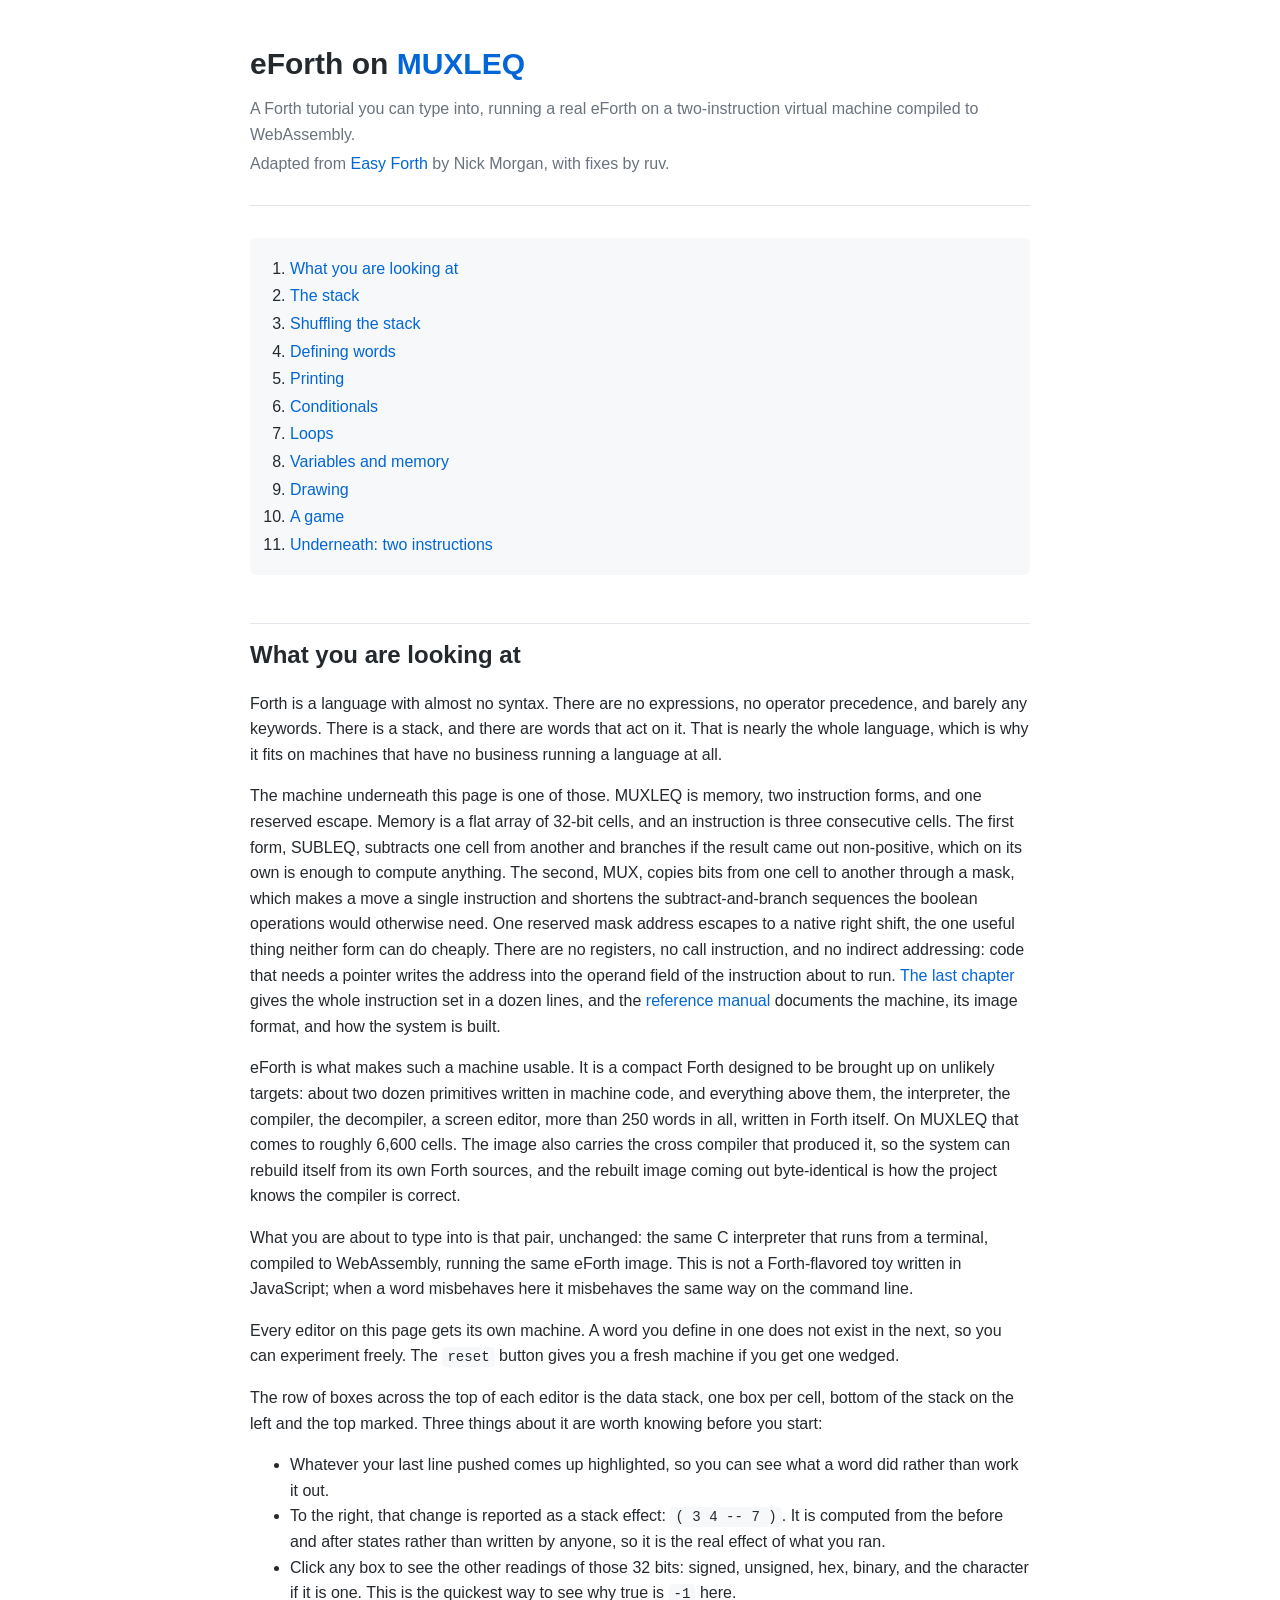
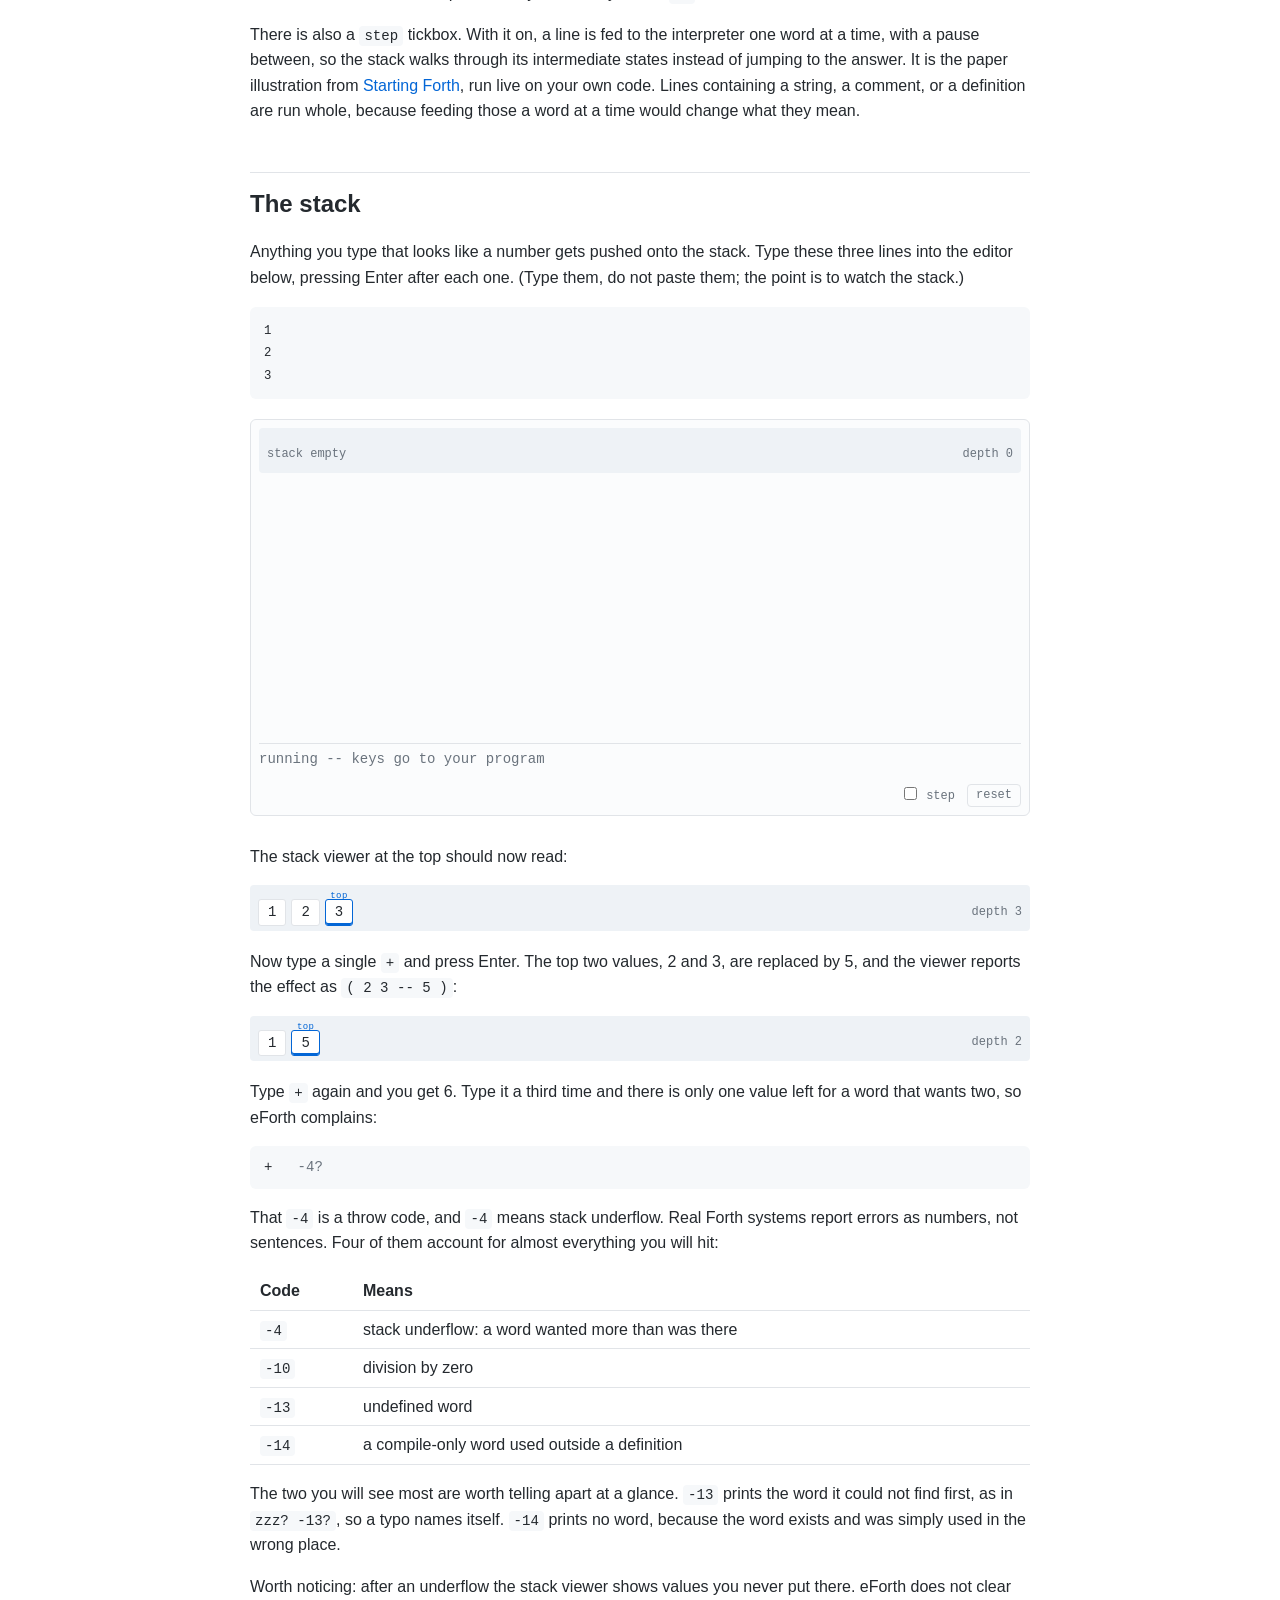
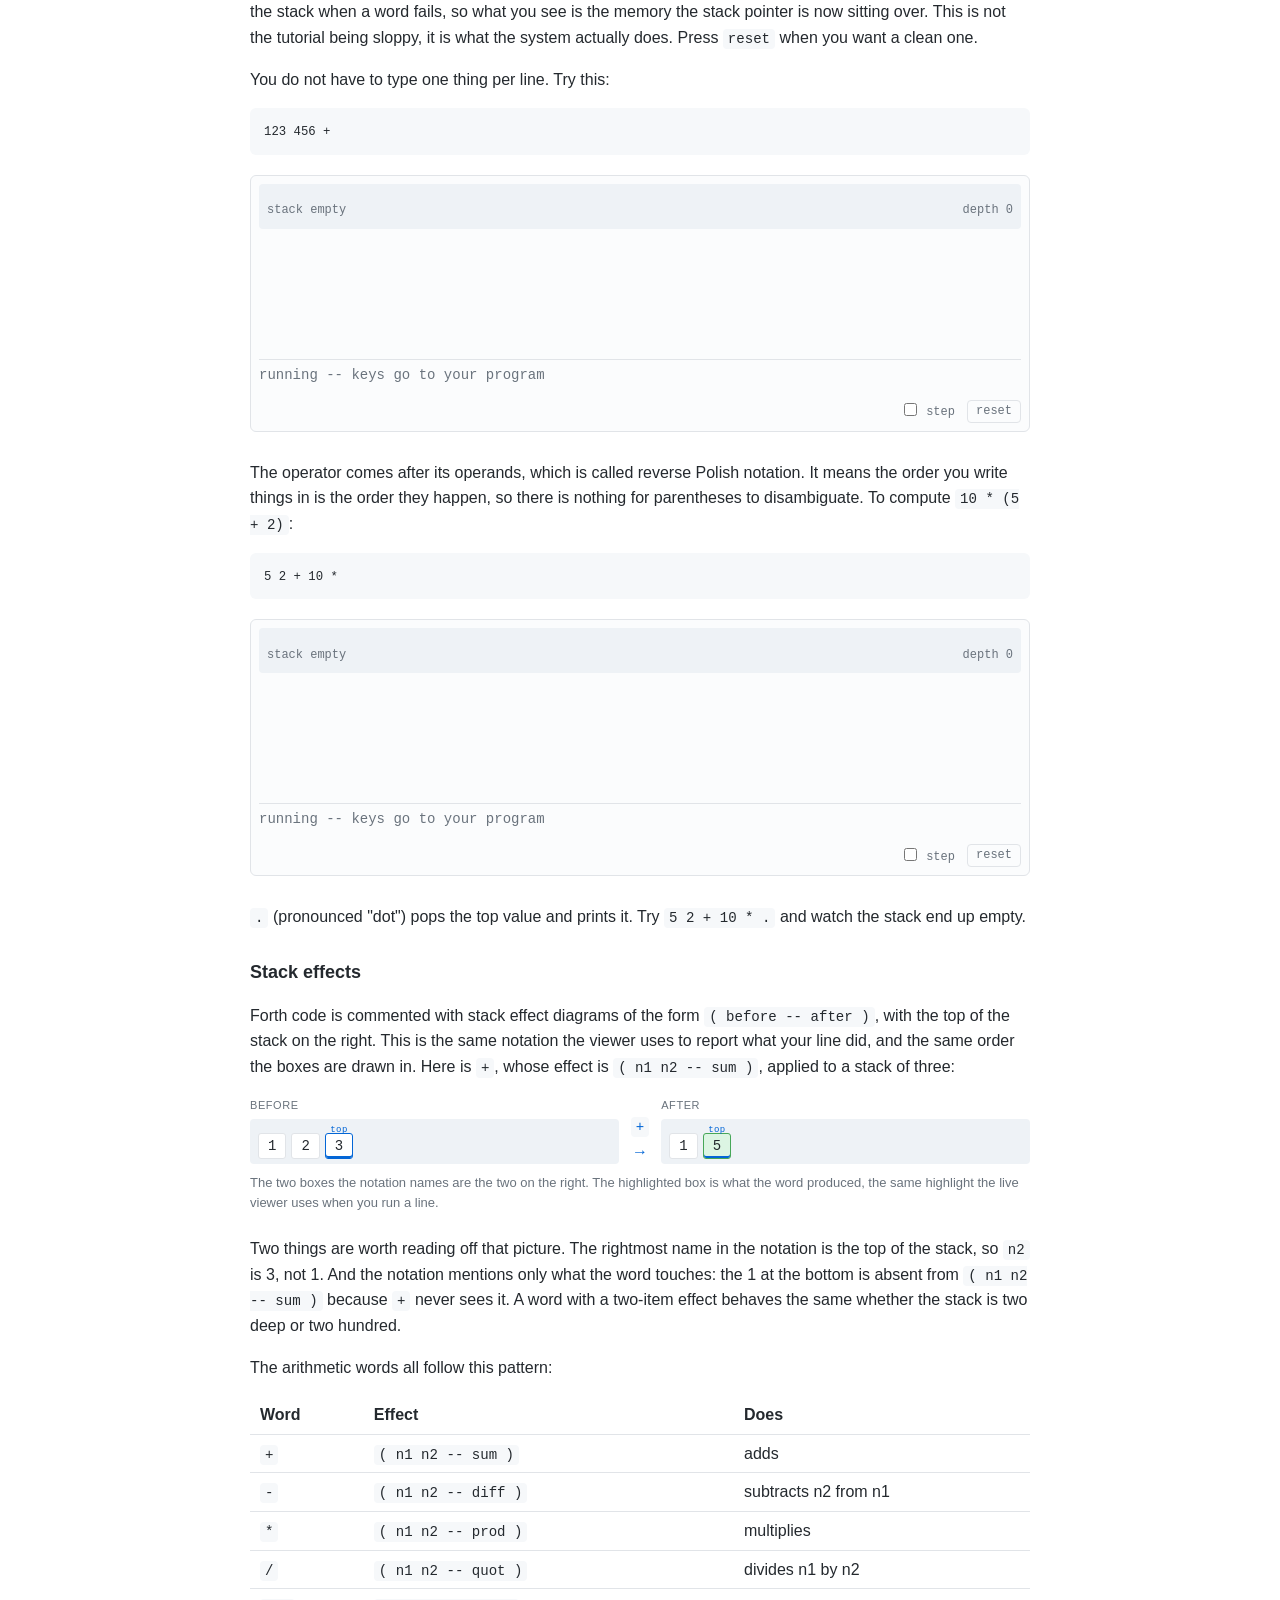
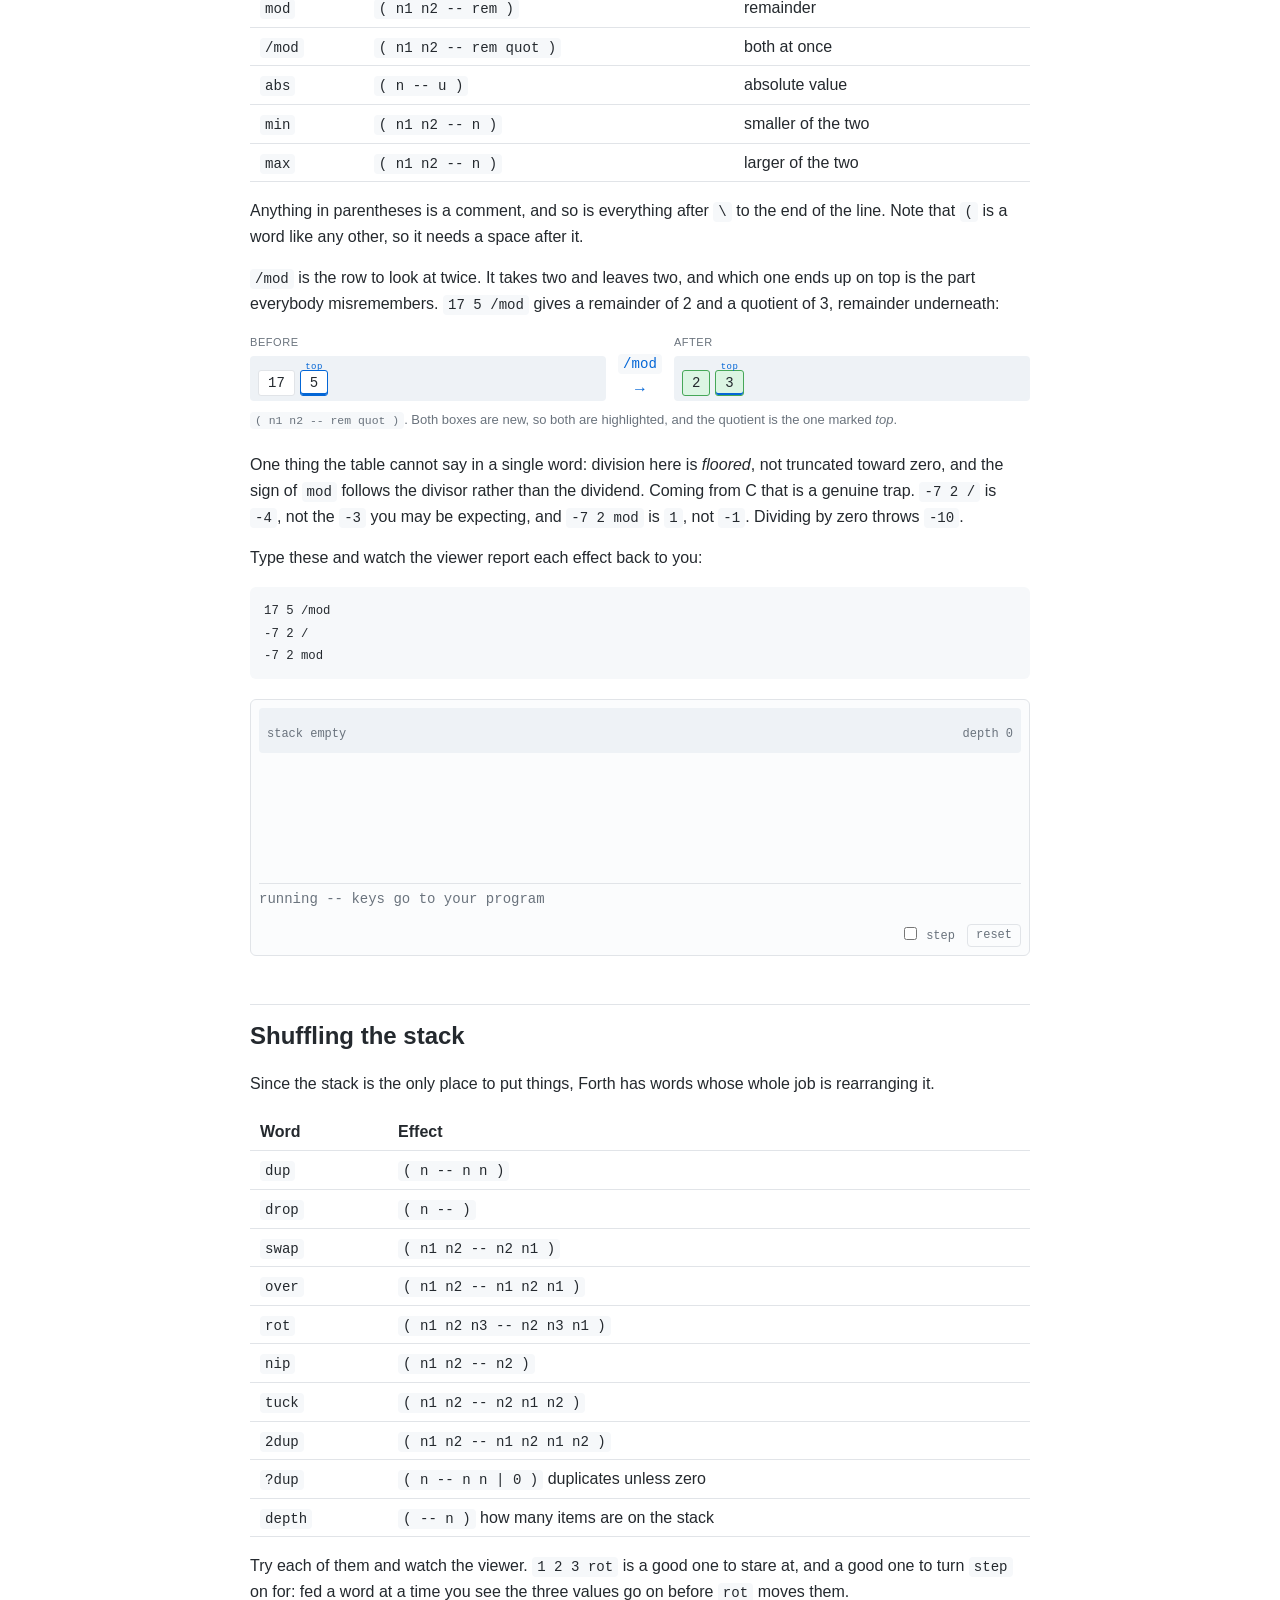
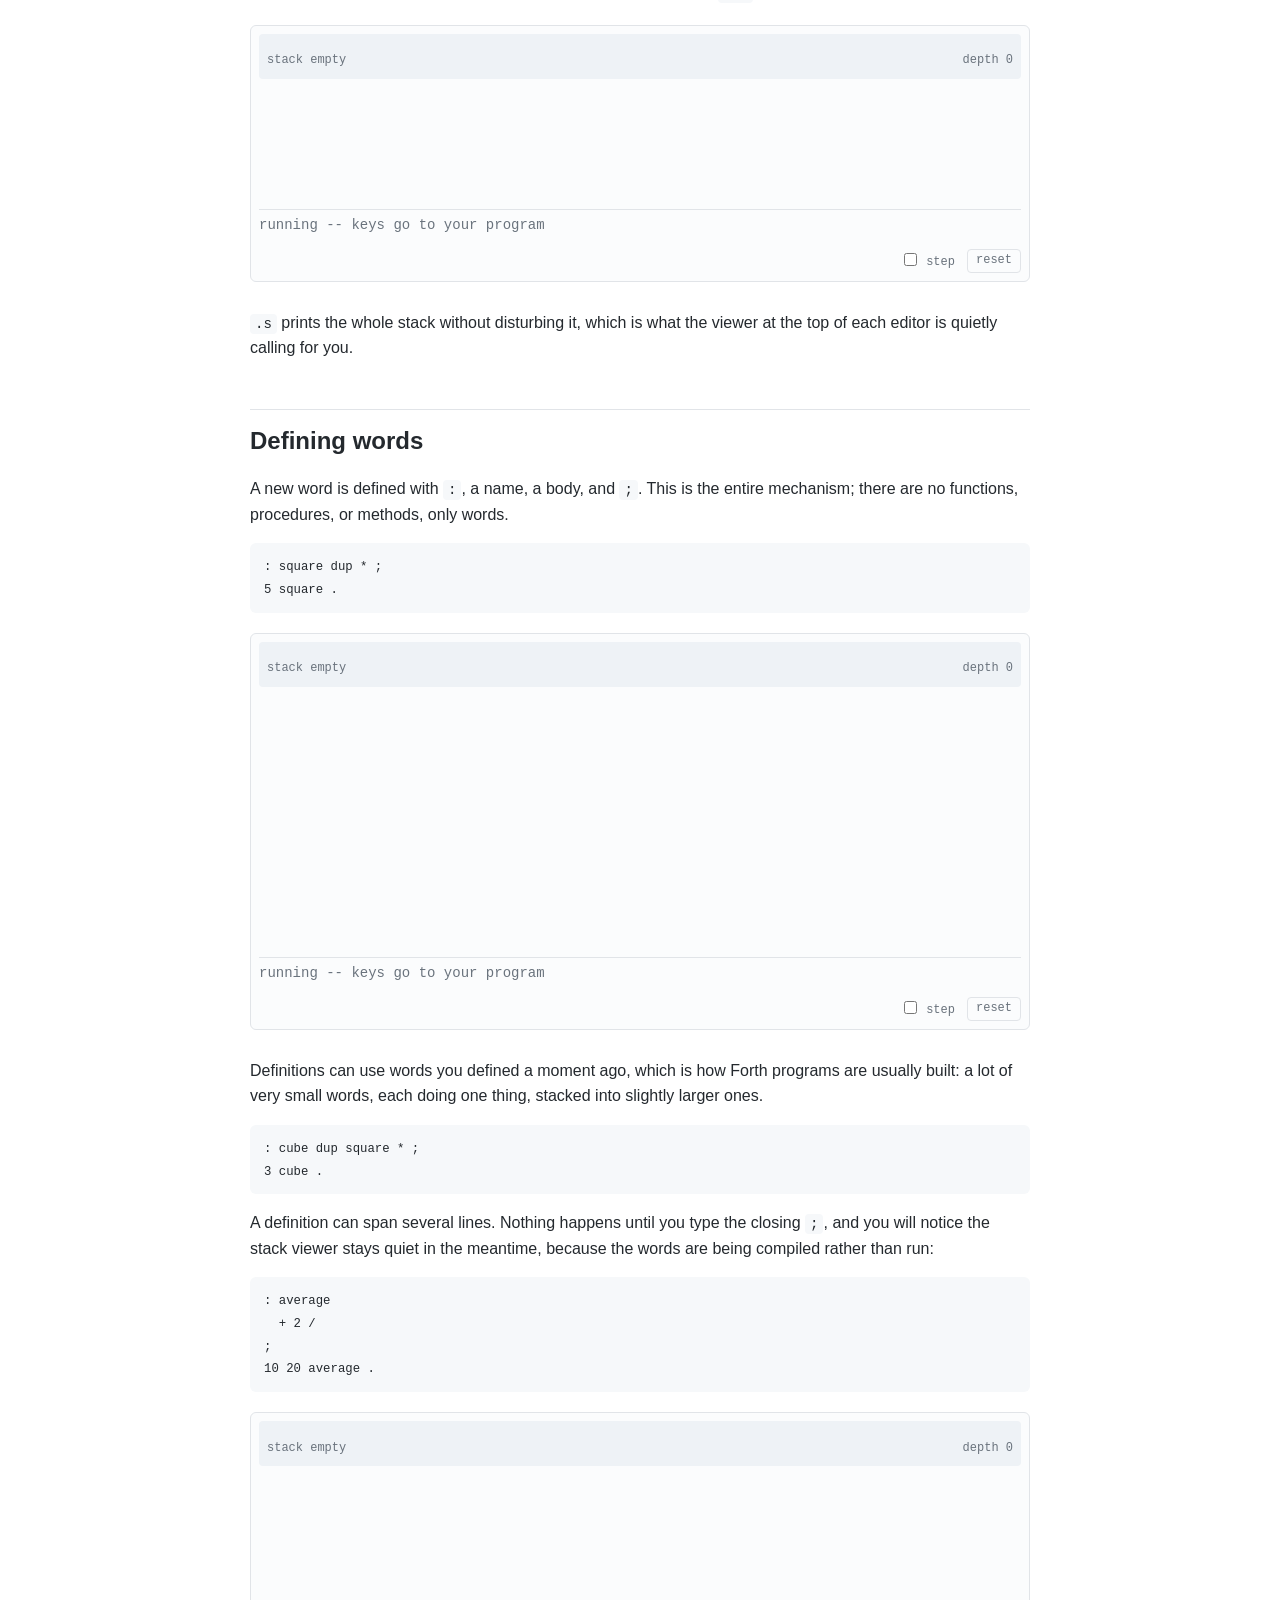
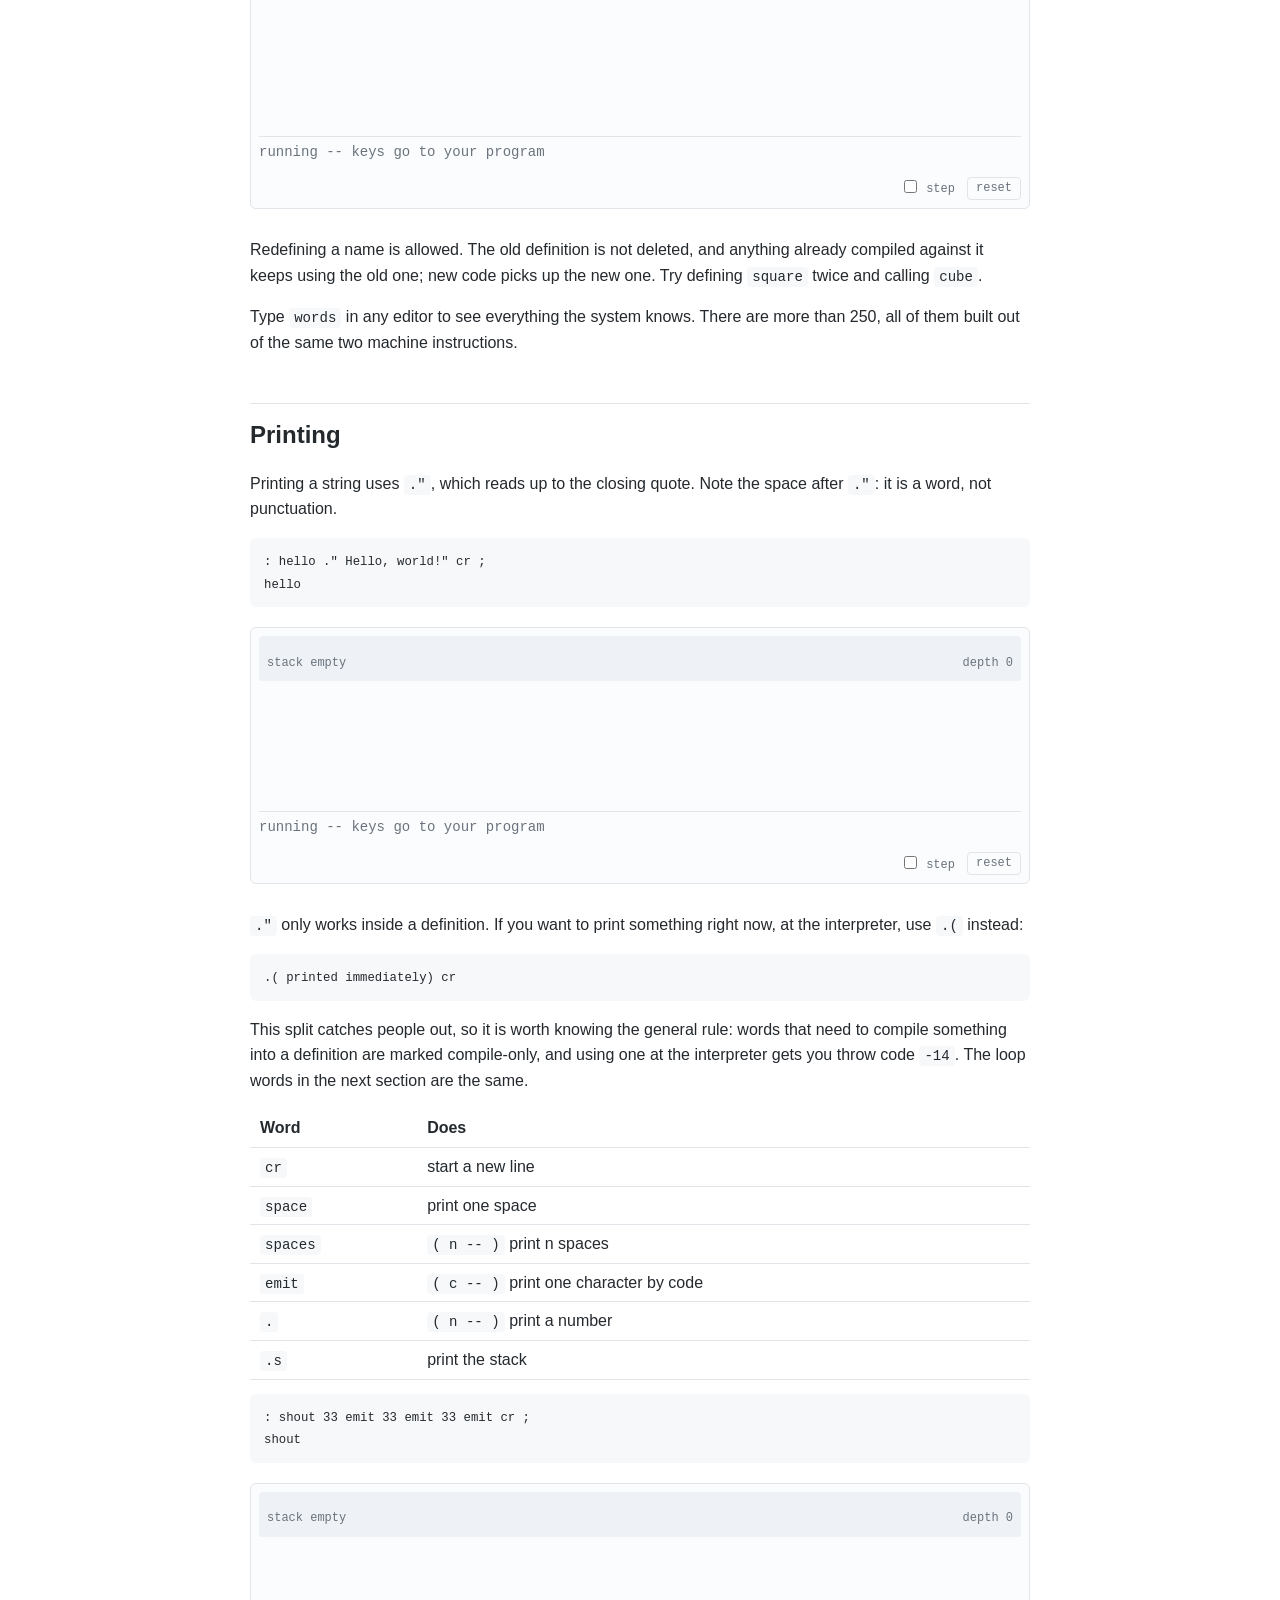
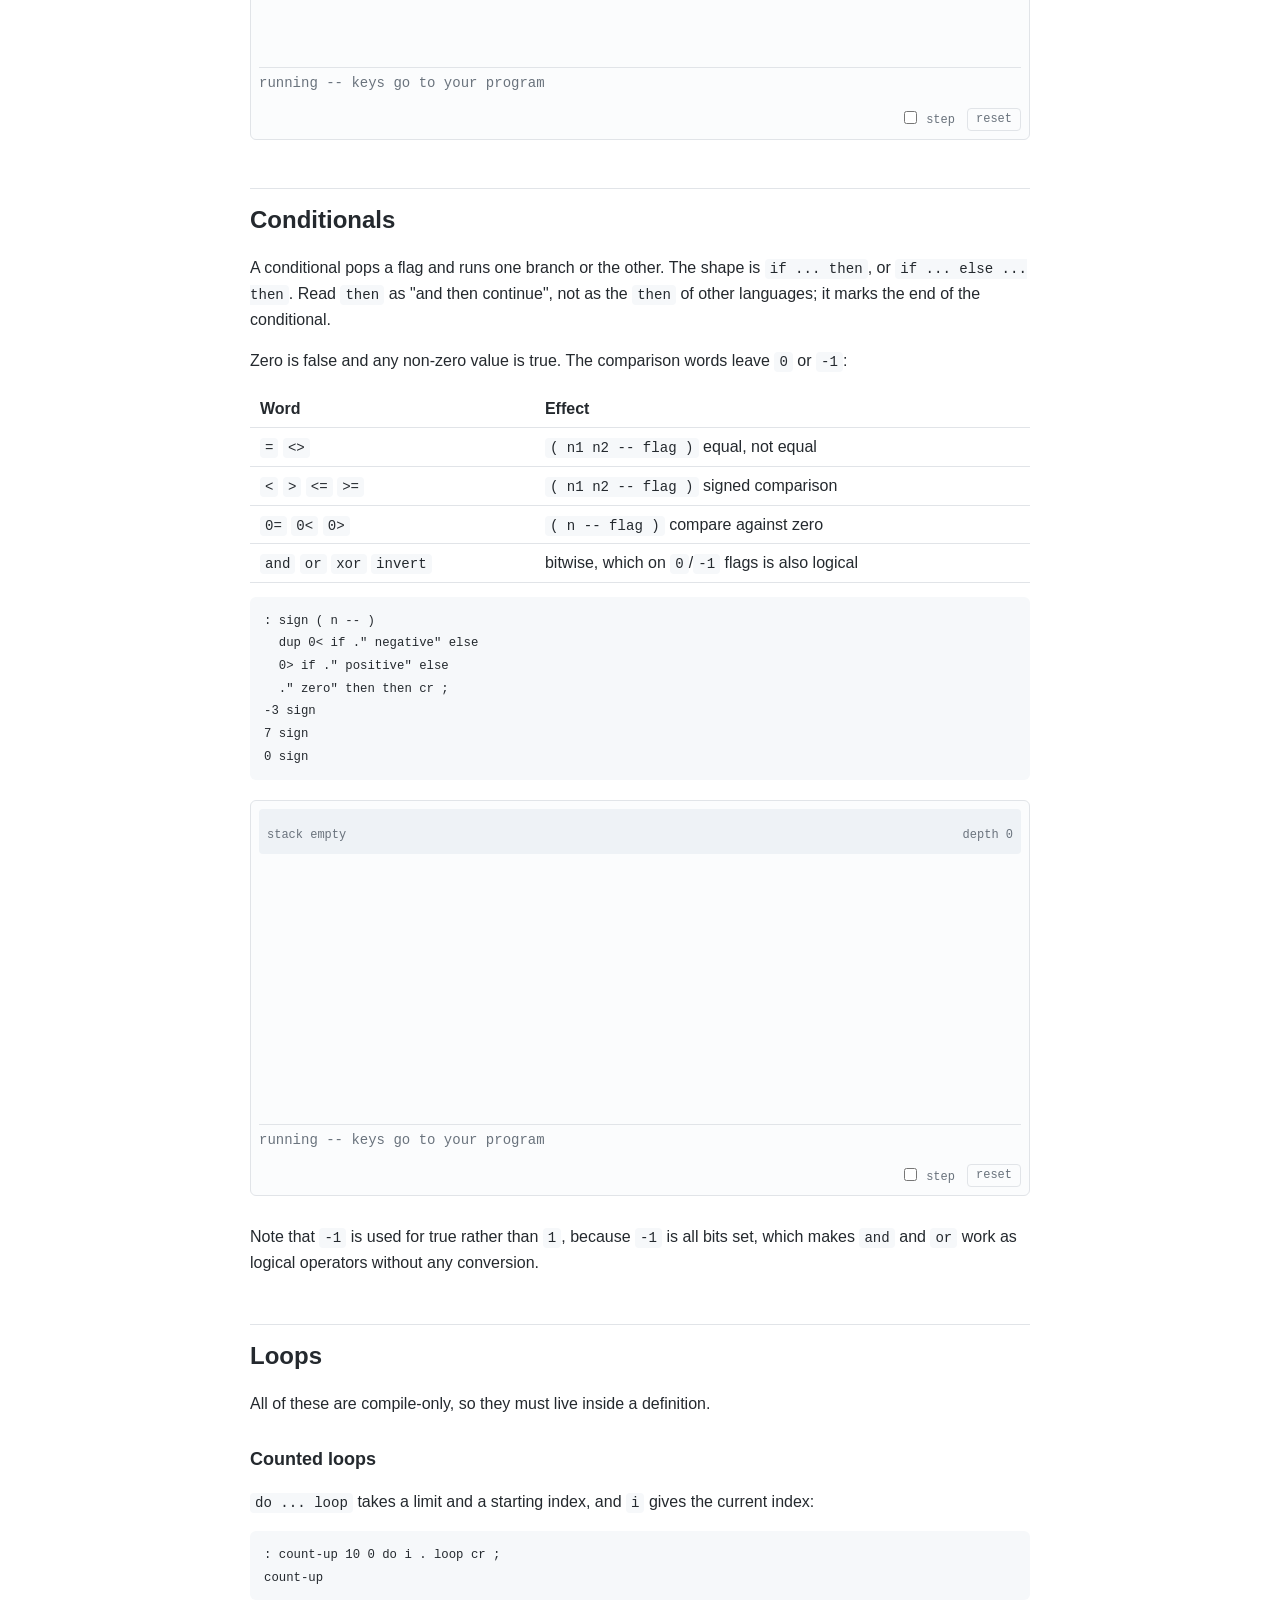
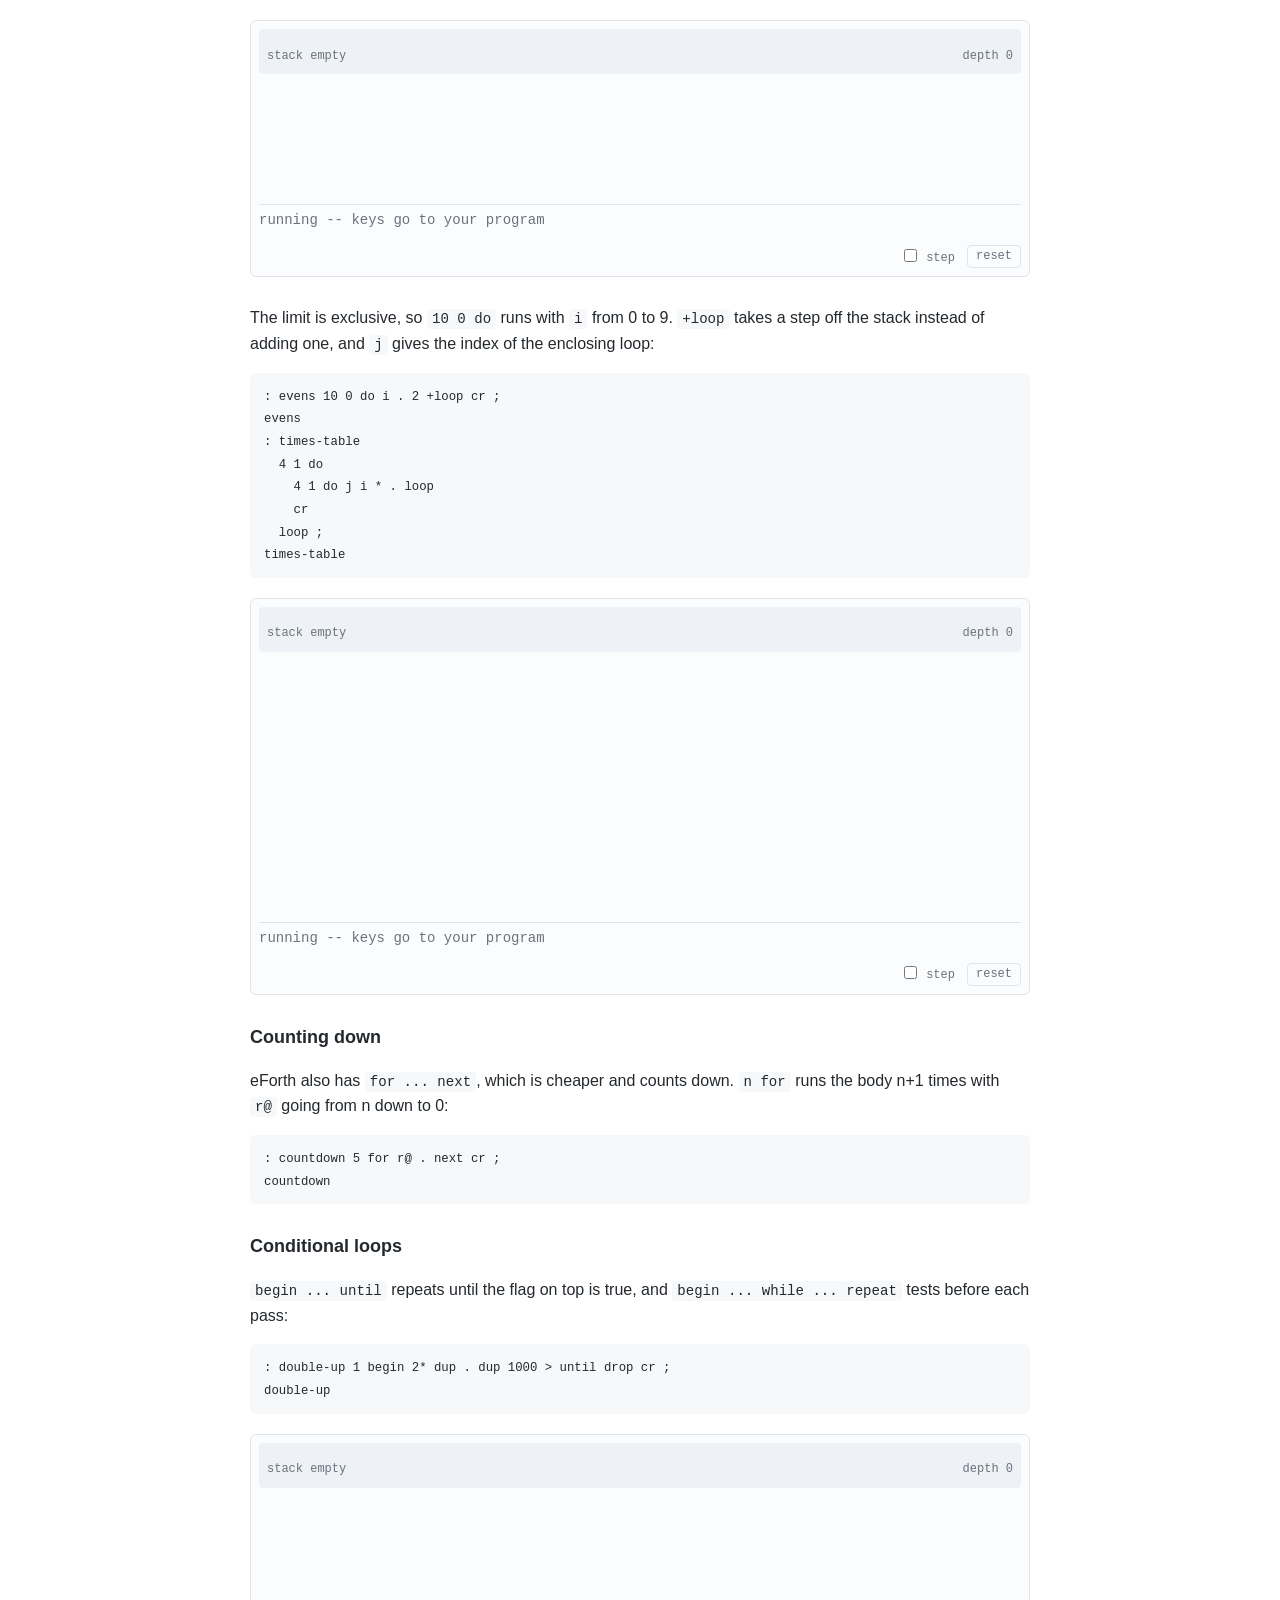
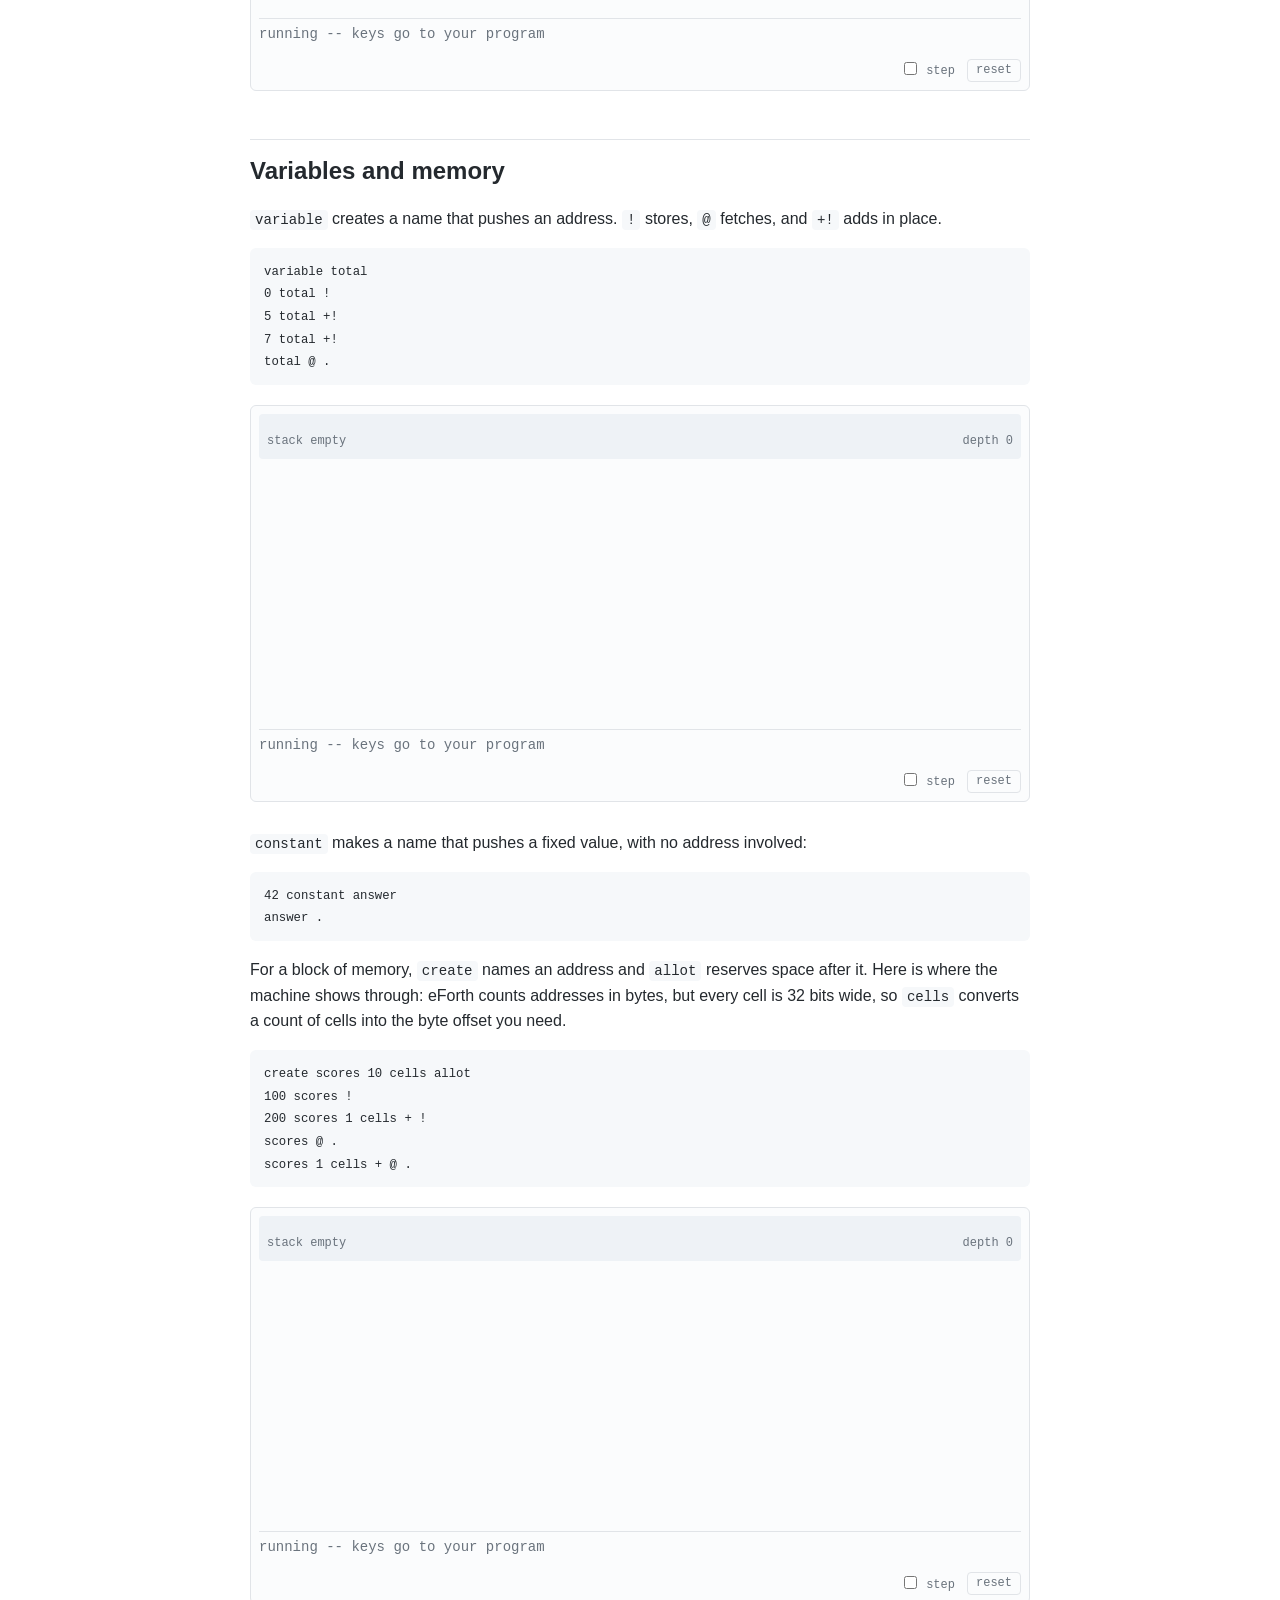
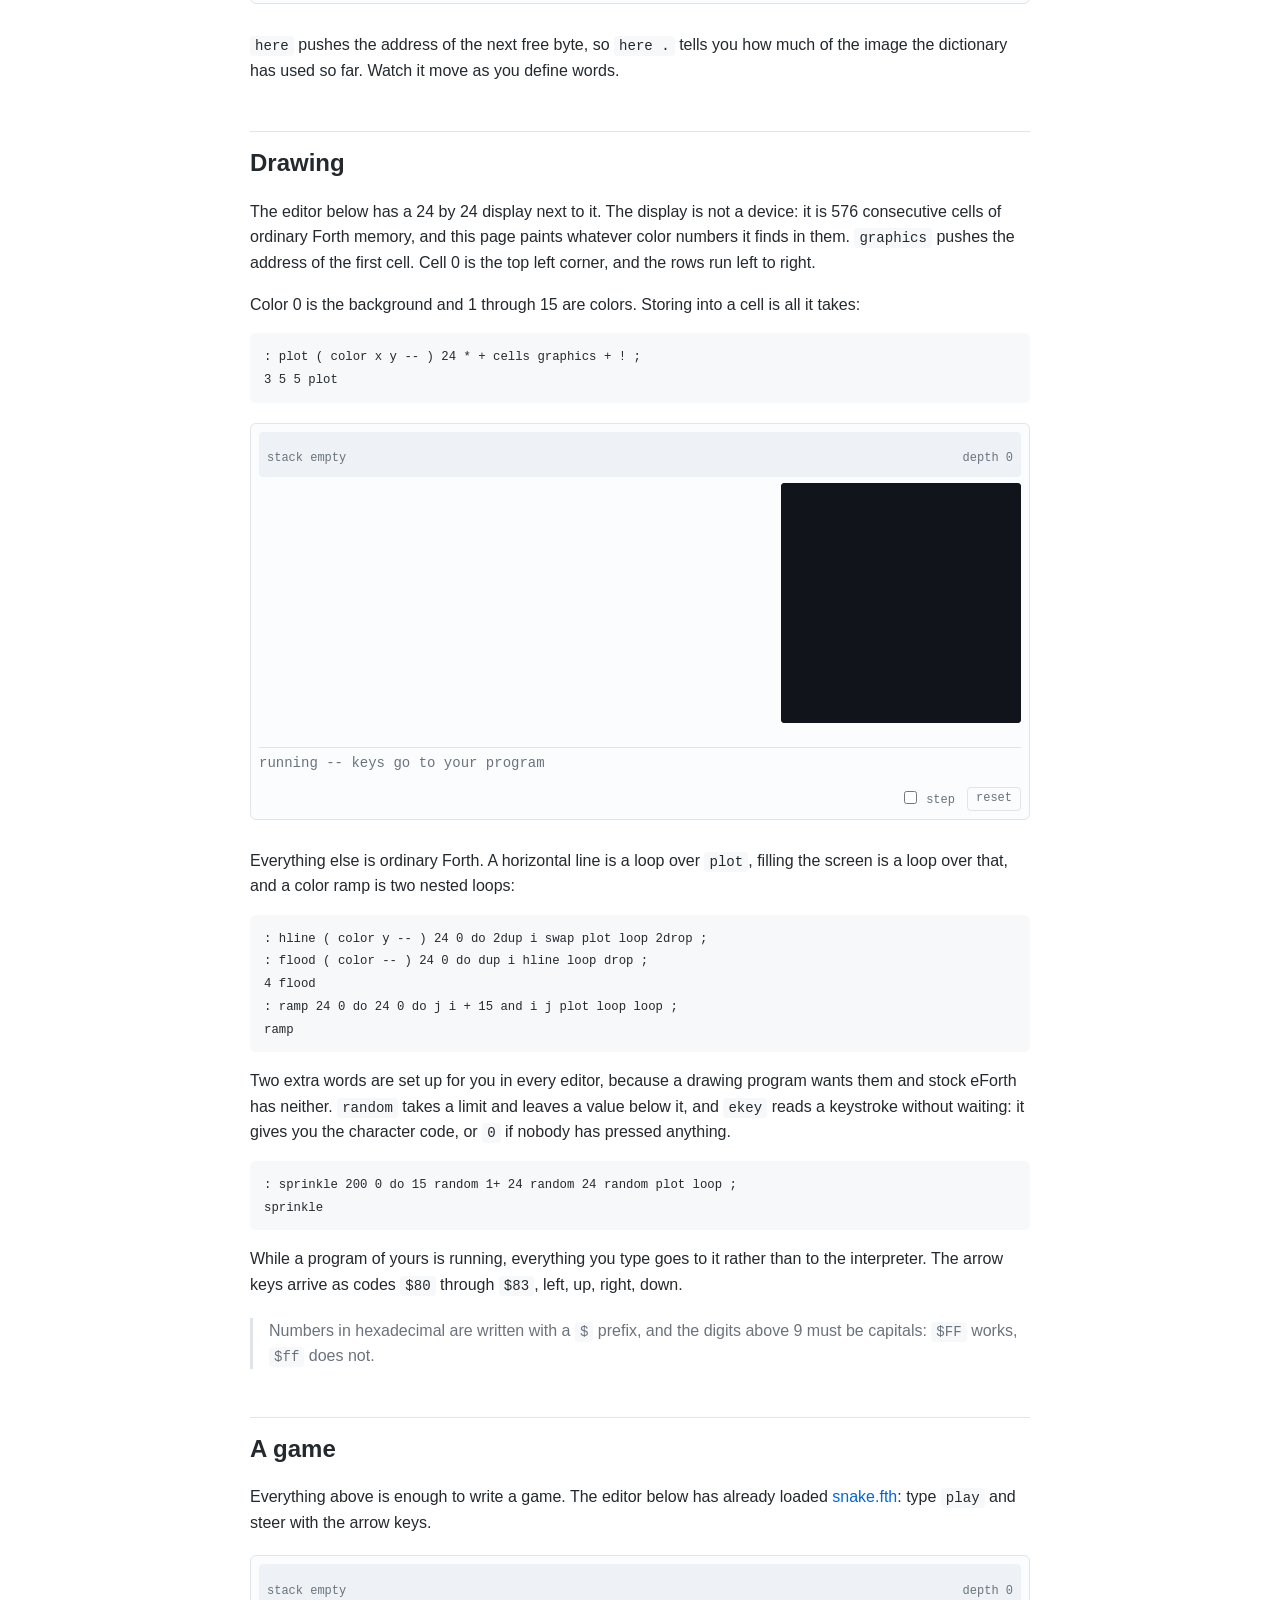
<file: index.html>
<!doctype html>
<html lang="en">
<head>
<meta charset="utf-8">
<meta name="viewport" content="width=device-width, initial-scale=1">
<title>eForth on MUXLEQ</title>
<link rel="stylesheet" href="tutorial.css">
</head>
<body>
<div class="wrapper">

<header>
  <h1>eForth on <a href="https://github.com/sysprog21/muxleq">MUXLEQ</a></h1>
  <p>A Forth tutorial you can type into, running a real eForth on a
     two-instruction virtual machine compiled to WebAssembly.</p>
  <p>Adapted from <a href="https://github.com/ruv/easyforth">Easy Forth</a> by
     Nick Morgan, with fixes by ruv.</p>
</header>

<div class="toc">
  <ol>
    <li><a href="#intro">What you are looking at</a></li>
    <li><a href="#stack">The stack</a></li>
    <li><a href="#shuffling">Shuffling the stack</a></li>
    <li><a href="#words">Defining words</a></li>
    <li><a href="#printing">Printing</a></li>
    <li><a href="#conditionals">Conditionals</a></li>
    <li><a href="#loops">Loops</a></li>
    <li><a href="#memory">Variables and memory</a></li>
    <li><a href="#graphics">Drawing</a></li>
    <li><a href="#snake">A game</a></li>
    <li><a href="#underneath">Underneath: two instructions</a></li>
  </ol>
</div>

<h2 id="intro">What you are looking at</h2>

<p>Forth is a language with almost no syntax. There are no expressions, no
operator precedence, and barely any keywords. There is a stack, and there are
words that act on it. That is nearly the whole language, which is why it fits on
machines that have no business running a language at all.</p>

<p>The machine underneath this page is one of those. MUXLEQ is memory, two
instruction forms, and one reserved escape. Memory is a flat array of 32-bit
cells, and an instruction is three consecutive cells. The first form, SUBLEQ,
subtracts one cell from another and branches if the result came out
non-positive, which on its own is enough to compute anything. The second, MUX,
copies bits from one cell to another through a mask, which makes a move a single
instruction and shortens the subtract-and-branch sequences the boolean
operations would otherwise need. One reserved mask address escapes to a native
right shift, the one useful thing neither form can do cheaply. There are no
registers, no call instruction, and no indirect addressing: code that needs a
pointer writes the address into the operand field of the instruction about to
run. <a href="#underneath">The last chapter</a> gives the whole instruction set
in a dozen lines, and the
<a href="https://github.com/sysprog21/muxleq/blob/main/docs/manual.md">reference
manual</a> documents the machine, its image format, and how the system is
built.</p>

<p>eForth is what makes such a machine usable. It is a compact Forth designed to
be brought up on unlikely targets: about two dozen primitives written in machine
code, and everything above them, the interpreter, the compiler, the decompiler, a
screen editor, more than 250 words in all, written in Forth itself. On MUXLEQ
that comes to roughly 6,600 cells. The image also carries the cross compiler that
produced it, so the system can rebuild itself from its own Forth sources, and the
rebuilt image coming out byte-identical is how the project knows the compiler is
correct.</p>

<p>What you are about to type into is that pair, unchanged: the same C
interpreter that runs from a terminal, compiled to WebAssembly, running the same
eForth image. This is not a Forth-flavored toy written in JavaScript; when a word
misbehaves here it misbehaves the same way on the command line.</p>

<p>Every editor on this page gets its own machine. A word you define in one does
not exist in the next, so you can experiment freely. The <code>reset</code>
button gives you a fresh machine if you get one wedged.</p>

<p>The row of boxes across the top of each editor is the data stack, one box per
cell, bottom of the stack on the left and the top marked. Three things about it
are worth knowing before you start:</p>

<ul>
<li>Whatever your last line pushed comes up highlighted, so you can see what a
    word did rather than work it out.</li>
<li>To the right, that change is reported as a stack effect:
    <code>( 3 4 -- 7 )</code>. It is computed from the before and after states
    rather than written by anyone, so it is the real effect of what you ran.</li>
<li>Click any box to see the other readings of those 32 bits: signed, unsigned,
    hex, binary, and the character if it is one. This is the quickest way to see
    why true is <code>-1</code> here.</li>
</ul>

<p>There is also a <code>step</code> tickbox. With it on, a line is fed to the
interpreter one word at a time, with a pause between, so the stack walks through
its intermediate states instead of jumping to the answer. It is the paper
illustration from
<a href="https://www.forth.com/starting-forth/1-forth-stacks-dictionary/">Starting
Forth</a>, run live on your own code. Lines containing a string, a comment, or a
definition are run whole, because feeding those a word at a time would change
what they mean.</p>

<h2 id="stack">The stack</h2>

<p>Anything you type that looks like a number gets pushed onto the stack.
Type these three lines into the editor below, pressing Enter after each one.
(Type them, do not paste them; the point is to watch the stack.)</p>

<pre><code>1
2
3</code></pre>

<div class="editor"></div>

<p>The stack viewer at the top should now read:</p>

<div class="stack">1 2 3</div>

<p>Now type a single <code>+</code> and press Enter. The top two values, 2 and 3,
are replaced by 5, and the viewer reports the effect as
<code>( 2 3 -- 5 )</code>:</p>

<div class="stack">1 5</div>

<p>Type <code>+</code> again and you get 6. Type it a third time and there is
only one value left for a word that wants two, so eForth complains:</p>

<div class="transcript-preview">+  <span class="output"> -4?</span></div>

<p>That <code>-4</code> is a throw code, and <code>-4</code> means stack
underflow. Real Forth systems report errors as numbers, not sentences. Four of
them account for almost everything you will hit:</p>

<table>
<tr><th>Code</th><th>Means</th></tr>
<tr><td><code>-4</code></td><td>stack underflow: a word wanted more than was there</td></tr>
<tr><td><code>-10</code></td><td>division by zero</td></tr>
<tr><td><code>-13</code></td><td>undefined word</td></tr>
<tr><td><code>-14</code></td><td>a compile-only word used outside a definition</td></tr>
</table>

<p>The two you will see most are worth telling apart at a glance.
<code>-13</code> prints the word it could not find first, as in
<code>zzz? -13?</code>, so a typo names itself. <code>-14</code> prints no word,
because the word exists and was simply used in the wrong place.</p>

<p>Worth noticing: after an underflow the stack viewer shows values you never
put there. eForth does not clear the stack when a word fails, so what you see is
the memory the stack pointer is now sitting over. This is not the tutorial being
sloppy, it is what the system actually does. Press <code>reset</code> when you
want a clean one.</p>

<p>You do not have to type one thing per line. Try this:</p>

<pre><code>123 456 +</code></pre>

<div class="editor" data-size="small"></div>

<p>The operator comes after its operands, which is called reverse Polish
notation. It means the order you write things in is the order they happen, so
there is nothing for parentheses to disambiguate. To compute
<code>10 * (5 + 2)</code>:</p>

<pre><code>5 2 + 10 *</code></pre>

<div class="editor" data-size="small"></div>

<p><code>.</code> (pronounced "dot") pops the top value and prints it. Try
<code>5 2 + 10 * .</code> and watch the stack end up empty.</p>

<h3>Stack effects</h3>

<p>Forth code is commented with stack effect diagrams of the form
<code>( before -- after )</code>, with the top of the stack on the right. This
is the same notation the viewer uses to report what your line did, and the same
order the boxes are drawn in. Here is <code>+</code>, whose effect is
<code>( n1 n2 -- sum )</code>, applied to a stack of three:</p>

<figure class="effect">
  <div class="effect-row">
    <div class="effect-side">
      <div class="effect-label">before</div>
      <div class="stack">1 2 3</div>
    </div>
    <div class="effect-arrow"><code>+</code></div>
    <div class="effect-side">
      <div class="effect-label">after</div>
      <div class="stack" data-same="1">1 5</div>
    </div>
  </div>
  <figcaption>The two boxes the notation names are the two on the right. The
  highlighted box is what the word produced, the same highlight the live viewer
  uses when you run a line.</figcaption>
</figure>

<p>Two things are worth reading off that picture. The rightmost name in the
notation is the top of the stack, so <code>n2</code> is 3, not 1. And the
notation mentions only what the word touches: the 1 at the bottom is absent
from <code>( n1 n2 -- sum )</code> because <code>+</code> never sees it. A word
with a two-item effect behaves the same whether the stack is two deep or two
hundred.</p>

<p>The arithmetic words all follow this pattern:</p>

<table>
<tr><th>Word</th><th>Effect</th><th>Does</th></tr>
<tr><td><code>+</code></td><td><code>( n1 n2 -- sum )</code></td><td>adds</td></tr>
<tr><td><code>-</code></td><td><code>( n1 n2 -- diff )</code></td><td>subtracts n2 from n1</td></tr>
<tr><td><code>*</code></td><td><code>( n1 n2 -- prod )</code></td><td>multiplies</td></tr>
<tr><td><code>/</code></td><td><code>( n1 n2 -- quot )</code></td><td>divides n1 by n2</td></tr>
<tr><td><code>mod</code></td><td><code>( n1 n2 -- rem )</code></td><td>remainder</td></tr>
<tr><td><code>/mod</code></td><td><code>( n1 n2 -- rem quot )</code></td><td>both at once</td></tr>
<tr><td><code>abs</code></td><td><code>( n -- u )</code></td><td>absolute value</td></tr>
<tr><td><code>min</code></td><td><code>( n1 n2 -- n )</code></td><td>smaller of the two</td></tr>
<tr><td><code>max</code></td><td><code>( n1 n2 -- n )</code></td><td>larger of the two</td></tr>
</table>

<p>Anything in parentheses is a comment, and so is everything after
<code>\</code> to the end of the line. Note that <code>(</code> is a word like
any other, so it needs a space after it.</p>

<p><code>/mod</code> is the row to look at twice. It takes two and leaves two,
and which one ends up on top is the part everybody misremembers.
<code>17 5 /mod</code> gives a remainder of 2 and a quotient of 3, remainder
underneath:</p>

<figure class="effect">
  <div class="effect-row">
    <div class="effect-side">
      <div class="effect-label">before</div>
      <div class="stack">17 5</div>
    </div>
    <div class="effect-arrow"><code>/mod</code></div>
    <div class="effect-side">
      <div class="effect-label">after</div>
      <div class="stack" data-same="0">2 3</div>
    </div>
  </div>
  <figcaption><code>( n1 n2 -- rem quot )</code>. Both boxes are new, so both
  are highlighted, and the quotient is the one marked <em>top</em>.</figcaption>
</figure>

<p>One thing the table cannot say in a single word: division here is
<em>floored</em>, not truncated toward zero, and the sign of <code>mod</code>
follows the divisor rather than the dividend. Coming from C that is a genuine
trap. <code>-7 2 /</code> is <code>-4</code>, not the <code>-3</code> you may be
expecting, and <code>-7 2 mod</code> is <code>1</code>, not <code>-1</code>.
Dividing by zero throws <code>-10</code>.</p>

<p>Type these and watch the viewer report each effect back to you:</p>

<pre><code>17 5 /mod
-7 2 /
-7 2 mod</code></pre>

<div class="editor" data-size="small"></div>

<h2 id="shuffling">Shuffling the stack</h2>

<p>Since the stack is the only place to put things, Forth has words whose whole
job is rearranging it.</p>

<table>
<tr><th>Word</th><th>Effect</th></tr>
<tr><td><code>dup</code></td><td><code>( n -- n n )</code></td></tr>
<tr><td><code>drop</code></td><td><code>( n -- )</code></td></tr>
<tr><td><code>swap</code></td><td><code>( n1 n2 -- n2 n1 )</code></td></tr>
<tr><td><code>over</code></td><td><code>( n1 n2 -- n1 n2 n1 )</code></td></tr>
<tr><td><code>rot</code></td><td><code>( n1 n2 n3 -- n2 n3 n1 )</code></td></tr>
<tr><td><code>nip</code></td><td><code>( n1 n2 -- n2 )</code></td></tr>
<tr><td><code>tuck</code></td><td><code>( n1 n2 -- n2 n1 n2 )</code></td></tr>
<tr><td><code>2dup</code></td><td><code>( n1 n2 -- n1 n2 n1 n2 )</code></td></tr>
<tr><td><code>?dup</code></td><td><code>( n -- n n | 0 )</code> duplicates unless zero</td></tr>
<tr><td><code>depth</code></td><td><code>( -- n )</code> how many items are on the stack</td></tr>
</table>

<p>Try each of them and watch the viewer. <code>1 2 3 rot</code> is a good one
to stare at, and a good one to turn <code>step</code> on for: fed a word at a
time you see the three values go on before <code>rot</code> moves them.</p>

<div class="editor" data-size="small"></div>

<p><code>.s</code> prints the whole stack without disturbing it, which is what
the viewer at the top of each editor is quietly calling for you.</p>

<h2 id="words">Defining words</h2>

<p>A new word is defined with <code>:</code>, a name, a body, and
<code>;</code>. This is the entire mechanism; there are no functions,
procedures, or methods, only words.</p>

<pre><code>: square dup * ;
5 square .</code></pre>

<div class="editor"></div>

<p>Definitions can use words you defined a moment ago, which is how Forth
programs are usually built: a lot of very small words, each doing one thing,
stacked into slightly larger ones.</p>

<pre><code>: cube dup square * ;
3 cube .</code></pre>

<p>A definition can span several lines. Nothing happens until you type the
closing <code>;</code>, and you will notice the stack viewer stays quiet in the
meantime, because the words are being compiled rather than run:</p>

<pre><code>: average
  + 2 /
;
10 20 average .</code></pre>

<div class="editor"></div>

<p>Redefining a name is allowed. The old definition is not deleted, and anything
already compiled against it keeps using the old one; new code picks up the new
one. Try defining <code>square</code> twice and calling <code>cube</code>.</p>

<p>Type <code>words</code> in any editor to see everything the system knows.
There are more than 250, all of them built out of the same two machine
instructions.</p>

<h2 id="printing">Printing</h2>

<p>Printing a string uses <code>."</code>, which reads up to the closing quote.
Note the space after <code>."</code>: it is a word, not punctuation.</p>

<pre><code>: hello ." Hello, world!" cr ;
hello</code></pre>

<div class="editor" data-size="small"></div>

<p><code>."</code> only works inside a definition. If you want to print
something right now, at the interpreter, use <code>.(</code> instead:</p>

<pre><code>.( printed immediately) cr</code></pre>

<p>This split catches people out, so it is worth knowing the general rule:
words that need to compile something into a definition are marked compile-only,
and using one at the interpreter gets you throw code <code>-14</code>. The loop
words in the next section are the same.</p>

<table>
<tr><th>Word</th><th>Does</th></tr>
<tr><td><code>cr</code></td><td>start a new line</td></tr>
<tr><td><code>space</code></td><td>print one space</td></tr>
<tr><td><code>spaces</code></td><td><code>( n -- )</code> print n spaces</td></tr>
<tr><td><code>emit</code></td><td><code>( c -- )</code> print one character by code</td></tr>
<tr><td><code>.</code></td><td><code>( n -- )</code> print a number</td></tr>
<tr><td><code>.s</code></td><td>print the stack</td></tr>
</table>

<pre><code>: shout 33 emit 33 emit 33 emit cr ;
shout</code></pre>

<div class="editor" data-size="small"></div>

<h2 id="conditionals">Conditionals</h2>

<p>A conditional pops a flag and runs one branch or the other. The shape is
<code>if ... then</code>, or <code>if ... else ... then</code>. Read
<code>then</code> as "and then continue", not as the <code>then</code> of other
languages; it marks the end of the conditional.</p>

<p>Zero is false and any non-zero value is true. The comparison words leave
<code>0</code> or <code>-1</code>:</p>

<table>
<tr><th>Word</th><th>Effect</th></tr>
<tr><td><code>=</code> <code>&lt;&gt;</code></td><td><code>( n1 n2 -- flag )</code> equal, not equal</td></tr>
<tr><td><code>&lt;</code> <code>&gt;</code> <code>&lt;=</code> <code>&gt;=</code></td><td><code>( n1 n2 -- flag )</code> signed comparison</td></tr>
<tr><td><code>0=</code> <code>0&lt;</code> <code>0&gt;</code></td><td><code>( n -- flag )</code> compare against zero</td></tr>
<tr><td><code>and</code> <code>or</code> <code>xor</code> <code>invert</code></td><td>bitwise, which on <code>0</code>/<code>-1</code> flags is also logical</td></tr>
</table>

<pre><code>: sign ( n -- )
  dup 0&lt; if ." negative" else
  0&gt; if ." positive" else
  ." zero" then then cr ;
-3 sign
7 sign
0 sign</code></pre>

<div class="editor"></div>

<p>Note that <code>-1</code> is used for true rather than <code>1</code>,
because <code>-1</code> is all bits set, which makes <code>and</code> and
<code>or</code> work as logical operators without any conversion.</p>

<h2 id="loops">Loops</h2>

<p>All of these are compile-only, so they must live inside a definition.</p>

<h3>Counted loops</h3>

<p><code>do ... loop</code> takes a limit and a starting index, and
<code>i</code> gives the current index:</p>

<pre><code>: count-up 10 0 do i . loop cr ;
count-up</code></pre>

<div class="editor" data-size="small"></div>

<p>The limit is exclusive, so <code>10 0 do</code> runs with <code>i</code> from
0 to 9. <code>+loop</code> takes a step off the stack instead of adding one, and
<code>j</code> gives the index of the enclosing loop:</p>

<pre><code>: evens 10 0 do i . 2 +loop cr ;
evens
: times-table
  4 1 do
    4 1 do j i * . loop
    cr
  loop ;
times-table</code></pre>

<div class="editor"></div>

<h3>Counting down</h3>

<p>eForth also has <code>for ... next</code>, which is cheaper and counts down.
<code>n for</code> runs the body n+1 times with <code>r@</code> going from n
down to 0:</p>

<pre><code>: countdown 5 for r@ . next cr ;
countdown</code></pre>

<h3>Conditional loops</h3>

<p><code>begin ... until</code> repeats until the flag on top is true, and
<code>begin ... while ... repeat</code> tests before each pass:</p>

<pre><code>: double-up 1 begin 2* dup . dup 1000 &gt; until drop cr ;
double-up</code></pre>

<div class="editor" data-size="small"></div>

<h2 id="memory">Variables and memory</h2>

<p><code>variable</code> creates a name that pushes an address.
<code>!</code> stores, <code>@</code> fetches, and <code>+!</code> adds in
place.</p>

<pre><code>variable total
0 total !
5 total +!
7 total +!
total @ .</code></pre>

<div class="editor"></div>

<p><code>constant</code> makes a name that pushes a fixed value, with no address
involved:</p>

<pre><code>42 constant answer
answer .</code></pre>

<p>For a block of memory, <code>create</code> names an address and
<code>allot</code> reserves space after it. Here is where the machine shows
through: eForth counts addresses in bytes, but every cell is 32 bits wide, so
<code>cells</code> converts a count of cells into the byte offset you need.</p>

<pre><code>create scores 10 cells allot
100 scores !
200 scores 1 cells + !
scores @ .
scores 1 cells + @ .</code></pre>

<div class="editor"></div>

<p><code>here</code> pushes the address of the next free byte, so
<code>here .</code> tells you how much of the image the dictionary has used so
far. Watch it move as you define words.</p>

<h2 id="graphics">Drawing</h2>

<p>The editor below has a 24 by 24 display next to it. The display is not a
device: it is 576 consecutive cells of ordinary Forth memory, and this page
paints whatever color numbers it finds in them. <code>graphics</code> pushes
the address of the first cell. Cell 0 is the top left corner, and the rows run
left to right.</p>

<p>Color 0 is the background and 1 through 15 are colors. Storing into a cell
is all it takes:</p>

<pre><code>: plot ( color x y -- ) 24 * + cells graphics + ! ;
3 5 5 plot</code></pre>

<div class="editor" data-canvas></div>

<p>Everything else is ordinary Forth. A horizontal line is a loop over
<code>plot</code>, filling the screen is a loop over that, and a color ramp is
two nested loops:</p>

<pre><code>: hline ( color y -- ) 24 0 do 2dup i swap plot loop 2drop ;
: flood ( color -- ) 24 0 do dup i hline loop drop ;
4 flood
: ramp 24 0 do 24 0 do j i + 15 and i j plot loop loop ;
ramp</code></pre>

<p>Two extra words are set up for you in every editor, because a drawing
program wants them and stock eForth has neither. <code>random</code> takes a
limit and leaves a value below it, and <code>ekey</code> reads a keystroke
without waiting: it gives you the character code, or <code>0</code> if nobody
has pressed anything.</p>

<pre><code>: sprinkle 200 0 do 15 random 1+ 24 random 24 random plot loop ;
sprinkle</code></pre>

<p>While a program of yours is running, everything you type goes to it rather
than to the interpreter. The arrow keys arrive as codes
<code>$80</code> through <code>$83</code>, left, up, right, down.</p>

<blockquote>Numbers in hexadecimal are written with a <code>$</code> prefix, and
the digits above 9 must be capitals: <code>$FF</code> works,
<code>$ff</code> does not.</blockquote>

<h2 id="snake">A game</h2>

<p>Everything above is enough to write a game. The editor below has already
loaded <a href="snake.fth">snake.fth</a>: type <code>play</code> and steer with
the arrow keys.</p>

<div class="editor" data-canvas data-src="snake.fth"></div>

<p>The whole game is stores into that block of memory. There is no drawing API,
no event loop, and no frame callback. <code>play</code> is a
<code>begin ... until</code> loop that redraws, waits with <code>ms</code>,
checks <code>ekey</code>, moves the snake, and asks whether the cell the head
just moved into was already occupied:</p>

<pre class="pseudo"><code>: play ( -- )
  setup
  begin
    show-snake show-apple
    30 ms
    ekey ?dup if turn then
    shift-body move-head
    eat?
    crashed?
  until
  ." game over" cr ;</code></pre>

<p>Read the rest of <a href="snake.fth">snake.fth</a>, then change it. The
snake's body is two parallel arrays of coordinates, so making the board wrap
around instead of killing you is a change to one word. So is making the apple
worth more than one segment.</p>

<h2 id="underneath">Underneath: two instructions</h2>

<p>Everything on this page, the interpreter, the compiler, the decompiler, the
number formatter, runs on the machine sketched at the top: two instruction
forms, one addressing mode, no indirection.</p>

<p>Memory is an array of 32-bit cells, addressed by cell number. An instruction
is three consecutive cells, <code>a</code>, <code>b</code> and <code>c</code>,
and executing it means:</p>

<pre class="pseudo"><code>Mem[b] = Mem[b] - Mem[a]
if Mem[b] &lt;= 0 then pc = c else pc = pc + 3</code></pre>

<p>That is SUBLEQ, and it is enough to compute anything, slowly. MUXLEQ adds one
thing: if <code>c</code> has its top bit set, and is not the all-ones value that
spells halt below, the instruction is instead a bitwise multiplex through a mask
held at the address in the low bits of <code>c</code>:</p>

<pre class="pseudo"><code>Mem[b] = (Mem[a] &amp; ~m) | (Mem[b] &amp; m)</code></pre>

<p>Two mask addresses are special. Cell 6 always holds zero, so a mask fetched
from it selects all of <code>Mem[a]</code>, making the instruction a plain move,
which pure SUBLEQ needs a multi-instruction sequence for. The reserved address
<code>$7FFFFFFE</code> means shift right by one, turning a bit-serial loop into
one instruction. Input, output and halt are spelled with <code>-1</code> in the
<code>a</code>, <code>b</code> and <code>c</code> field respectively.</p>

<p>With no indirect addressing, a Forth built on this cannot fetch through a
pointer the way you would expect. It gets there by writing the address into the
operand field of the next instruction and then running it. The image modifies
itself constantly, and that is the normal case here rather than a trick.</p>

<p>You can see the result. <code>see</code> decompiles a word back into the
words it was built from:</p>

<pre><code>: square dup * ;
: cube dup square * ;
see cube</code></pre>

<div class="editor"></div>

<p>which prints the address of each compiled cell alongside the word it calls:</p>

<div class="transcript-preview">: cube
29012 |  dup
29016 |  square
29020 |  *
 ;</div>

<p>A machine this simple asks nothing of its host but a byte in and a byte out,
which is why the WebAssembly module running all of the above imports nothing at
all from the browser. The
<a href="https://github.com/sysprog21/muxleq/blob/main/docs/manual.md">reference
manual</a> has the rest: the image layout, the self-modifying-operand rules, and
the bootstrap that rebuilds the image from the Forth sources in
<code>forth/</code>.</p>

<p>Try <code>here .</code> to see how much of the image you have used, and
<code>words</code> to see what you got for it.</p>

<footer>
  <p style="color:var(--muted);font-size:14px;margin-top:48px">
    eForth and the MUXLEQ VM are from the
    <a href="https://github.com/sysprog21/muxleq">muxleq</a> project.
    Tutorial text adapted from Easy Forth by Nick Morgan (MIT). The stack
    visualization follows the diagrams and the <code>( before -- after )</code>
    notation of Leo Brodie's
    <a href="https://www.forth.com/starting-forth/1-forth-stacks-dictionary/">Starting
    Forth</a>.
  </p>
</footer>

</div>
<script type="module" src="editor.js"></script>
</body>
</html>
</file>
<file: tutorial.css>
/* Styling for the eForth-on-MUXLEQ tutorial. Adapted from the Easy Forth book
   by Nick Morgan, with the layout redone for a single static page. */

:root {
  --bg: #ffffff;
  --fg: #24292e;
  --muted: #6a737d;
  --rule: #e1e4e8;
  --accent: #0366d6;
  --code-bg: #f6f8fa;
  --editor-bg: #fbfcfd;
  --stack-bg: #eef2f6;
  --fresh-bg: #dcf5e3;
  --fresh-edge: #46a758;
  --sel-bg: #dceafd;
}

@media (prefers-color-scheme: dark) {
  :root {
    --bg: #0d1117;
    --fg: #c9d1d9;
    --muted: #8b949e;
    --rule: #21262d;
    --accent: #58a6ff;
    --code-bg: #161b22;
    --editor-bg: #10151c;
    --stack-bg: #161b22;
    --fresh-bg: #14301f;
    --fresh-edge: #3fb950;
    --sel-bg: #12253d;
  }
}

* { box-sizing: border-box; }

body {
  margin: 0;
  padding: 0 20px 80px;
  background: var(--bg);
  color: var(--fg);
  font: 16px/1.6 -apple-system, "Segoe UI", Helvetica, Arial, sans-serif;
}

.wrapper { max-width: 780px; margin: 0 auto; }

header {
  border-bottom: 1px solid var(--rule);
  margin-bottom: 32px;
  padding: 40px 0 24px;
}

header h1 { font-size: 30px; margin: 0 0 8px; }
header p { color: var(--muted); margin: 4px 0; }

h2 {
  font-size: 24px;
  margin: 48px 0 16px;
  padding-top: 12px;
  border-top: 1px solid var(--rule);
}

h3 { font-size: 18px; margin: 28px 0 12px; }

a { color: var(--accent); text-decoration: none; }
a:hover { text-decoration: underline; }

code, pre, .editor, .stack, .transcript-preview {
  font-family: ui-monospace, SFMono-Regular, Menlo, Consolas, monospace;
}

code {
  background: var(--code-bg);
  border-radius: 4px;
  font-size: 88%;
  padding: 2px 5px;
}

pre {
  background: var(--code-bg);
  border-radius: 6px;
  font-size: 14px;
  overflow-x: auto;
  padding: 12px 14px;
}

pre code { background: none; padding: 0; }

table { border-collapse: collapse; width: 100%; }
th, td {
  border-bottom: 1px solid var(--rule);
  padding: 6px 10px;
  text-align: left;
  vertical-align: top;
}
td code { white-space: nowrap; }

blockquote {
  border-left: 3px solid var(--rule);
  color: var(--muted);
  margin: 20px 0;
  padding: 0 0 0 16px;
}

.toc {
  background: var(--code-bg);
  border-radius: 6px;
  margin-bottom: 32px;
  padding: 16px 20px;
}
.toc ol { margin: 0; padding-left: 20px; }
.toc li { margin: 2px 0; }

/* -- the interactive editor -------------------------------------------- */

.editor {
  background: var(--editor-bg);
  border: 1px solid var(--rule);
  border-radius: 6px;
  font-size: 14px;
  margin: 20px 0 28px;
  padding: 8px;
  position: relative;
}

/* -- the stack viewer -------------------------------------------------- */

.stack-viewer {
  background: var(--stack-bg);
  border-radius: 4px;
  margin-bottom: 6px;
  padding: 14px 8px 5px;
}

.stack-row {
  align-items: center;
  display: flex;
  flex-wrap: wrap;
  gap: 5px;
  min-height: 26px;
}

/* Cells run bottom of the stack to top, left to right, which is the order the
   ( n1 n2 -- sum ) notation reads in. */
.stack-cell {
  background: var(--bg);
  border: 1px solid var(--rule);
  border-radius: 3px;
  color: var(--fg);
  cursor: pointer;
  font: inherit;
  padding: 1px 9px;
  position: relative;
  transition: background-color 0.45s ease, border-color 0.45s ease;
}

.stack-cell:hover { border-color: var(--accent); }

/* The top is the one beginners misread, so it is labeled, not just implied. */
.stack-cell.top {
  border-color: var(--accent);
  box-shadow: inset 0 -2px 0 var(--accent);
}

.stack-cell.top::after {
  color: var(--accent);
  content: "top";
  font-size: 9px;
  left: 0;
  letter-spacing: 0.04em;
  position: absolute;
  right: 0;
  text-align: center;
  top: -11px;
}

/* Whatever the last line pushed, so a change is visible without re-reading. */
.stack-cell.fresh {
  animation: stack-land 0.5s ease;
  background: var(--fresh-bg);
  border-color: var(--fresh-edge);
}

@keyframes stack-land {
  from { transform: translateY(-5px); opacity: 0.25; }
  to { transform: none; opacity: 1; }
}

.stack-cell.selected { background: var(--sel-bg); border-color: var(--accent); }

.stack-empty, .stack-more, .stack-note {
  color: var(--muted);
  font-size: 12px;
}

.stack-note { margin-left: auto; padding-left: 10px; white-space: nowrap; }

.stack-detail {
  border-top: 1px dashed var(--rule);
  color: var(--muted);
  display: flex;
  flex-wrap: wrap;
  font-size: 12px;
  gap: 4px 16px;
  margin-top: 5px;
  padding-top: 5px;
}

.stack-bits { color: var(--accent); letter-spacing: 0.02em; }

.editor-tools {
  align-items: center;
  display: flex;
  gap: 12px;
  justify-content: flex-end;
  margin-top: 6px;
}

.step-toggle {
  color: var(--muted);
  cursor: pointer;
  font-size: 12px;
  user-select: none;
}

.step-toggle input { margin-right: 2px; vertical-align: -1px; }

.editor-body { display: flex; gap: 8px; }

.transcript {
  flex: 1;
  height: 260px;
  min-width: 0;
  overflow-y: auto;
}

.editor.small .transcript { height: 120px; }

.lines p { margin: 0; white-space: pre-wrap; word-break: break-word; }
.code { color: var(--fg); }
.output { color: var(--muted); }

.canvas {
  background: #12141c;
  border-radius: 4px;
  flex: none;
  height: 240px;
  image-rendering: pixelated;
  width: 240px;
}

.editor .input {
  background: none;
  border: 0;
  border-top: 1px solid var(--rule);
  color: var(--fg);
  font: inherit;
  margin-top: 4px;
  outline: 0;
  padding: 4px 0 0;
  resize: none;
  width: 100%;
}

/* While a program is running the caret would be misleading: keystrokes are
   going to the program, not into a line being edited. */
.editor .input.busy { color: transparent; text-shadow: none; caret-color: transparent; }
.editor .input.busy::placeholder { color: var(--muted); }

.editor .reset {
  background: none;
  border: 1px solid var(--rule);
  border-radius: 4px;
  color: var(--muted);
  cursor: pointer;
  font: inherit;
  font-size: 12px;
  padding: 1px 8px;
}
.editor .reset:hover { color: var(--fg); }

/* A non-interactive illustration of what an editor should look like. */
.transcript-preview {
  background: var(--code-bg);
  border-radius: 6px;
  font-size: 14px;
  margin: 16px 0;
  padding: 10px 14px;
  white-space: pre-wrap;
}

.stack {
  background: var(--stack-bg);
  border-radius: 4px;
  font-size: 14px;
  margin: 14px 0 18px;
  padding: 14px 8px 5px;
}

/* -- a stack effect drawn as before and after -------------------------- */

.effect { margin: 18px 0 22px; }

.effect figcaption {
  color: var(--muted);
  font-size: 13px;
  margin-top: 8px;
}

.effect-row { display: flex; gap: 12px; }

.effect-side { flex: 1 1 0; min-width: 0; }

.effect-label {
  color: var(--muted);
  font-size: 11px;
  letter-spacing: 0.05em;
  margin-bottom: 4px;
  text-transform: uppercase;
}

/* The pictures are the live viewer's own boxes; only the framing differs. */
.effect-row .stack { margin: 0; }

/* Each picture would otherwise repeat "depth N". In a pair the comparison is
   the point, not the count. */
.effect-row .stack-note { display: none; }

.effect-arrow {
  align-self: center;
  color: var(--accent);
  flex: none;
  padding-top: 16px;
  text-align: center;
}

.effect-arrow::after { content: "\2192"; display: block; }

@media (max-width: 640px) {
  .editor-body { flex-direction: column; }
  .canvas { width: 100%; height: auto; aspect-ratio: 1; }
  /* Stacked vertically, an arrow pointing right would point at nothing. */
  .effect-row { flex-direction: column; }
  .effect-arrow { align-self: flex-start; padding-top: 0; }
  .effect-arrow::after { content: "\2193"; }
}
</file>
